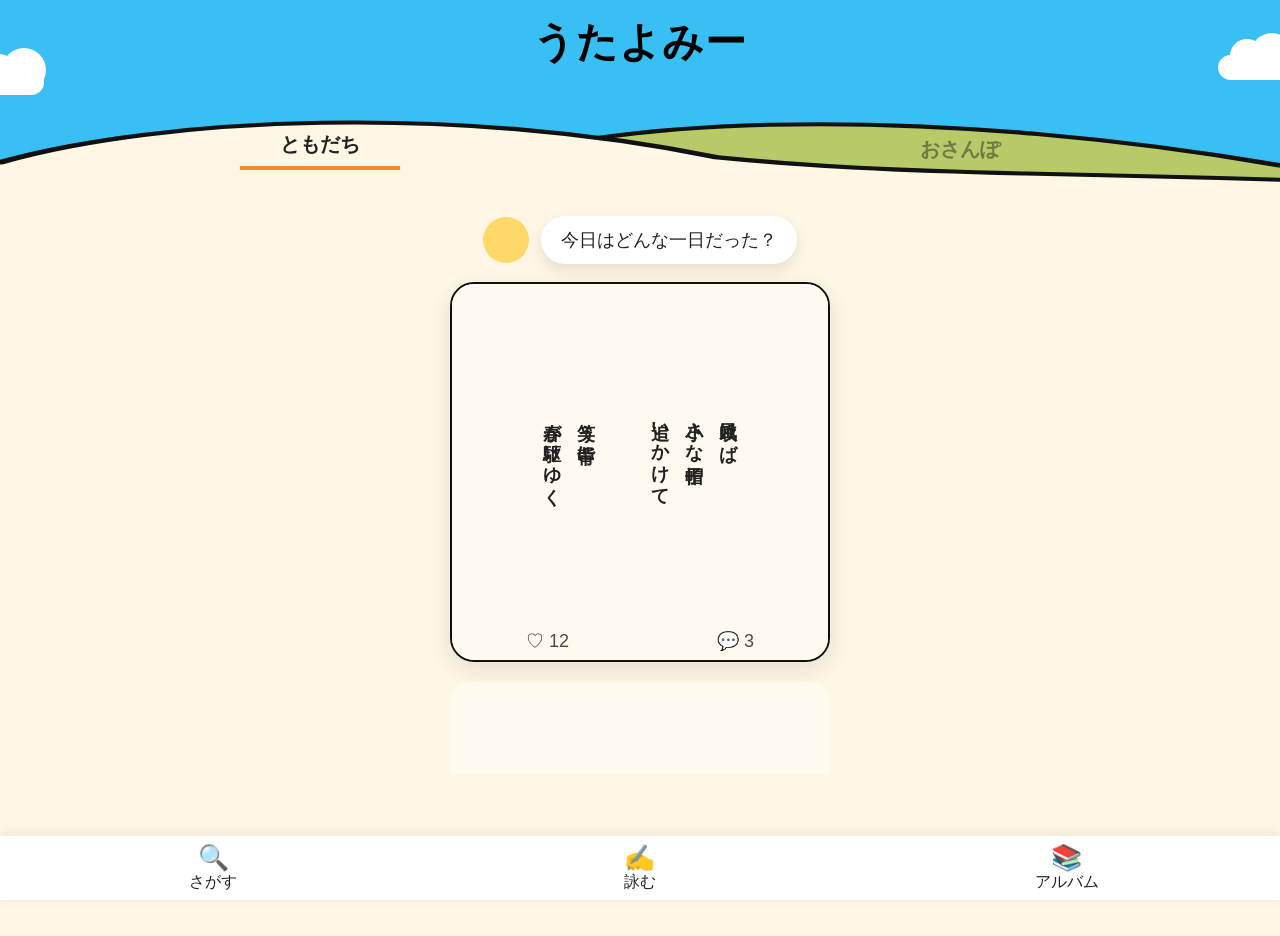
<file: index.html>
<!doctype html>
<html lang="ja">
<head>
  <meta charset="utf-8">
  <meta name="viewport" content="width=device-width,initial-scale=1,viewport-fit=cover">
  <meta name="theme-color" content="#38bff3">
  <meta name="apple-mobile-web-app-capable" content="yes">
  <meta name="apple-mobile-web-app-status-bar-style" content="default">
  <meta name="apple-mobile-web-app-title" content="うたよみー">
  <link rel="manifest" href="manifest.webmanifest">
  <title>うたよみー v1.8</title>
  <link rel="stylesheet" href="style.css">
</head>
<body>
<div class="app friend-mode">
  <header class="header">
    <div class="sky">
      <div class="cloud cloud-left"></div>
      <div class="cloud cloud-right"></div>
      <div class="logo">うたよみー</div>

      <img id="landscape" class="landscape" src="landscape-friend.svg" alt="">

      <div class="tabs">
        <button class="tab active" data-home="friend">ともだち</button>
        <button class="tab" data-home="walk">おさんぽ</button>
      </div>
    </div>
  </header>

  <main id="main" class="main">
    <section id="friend" class="panel">
      <div class="greet">
        <div class="miso"></div>
        <div class="bubble">今日はどんな一日だった？</div>
      </div>
      <article class="card">
        <div class="photo photo-spring"></div>
        <div class="tanka"><div class="tanka-line">風吹けば<br>小さな帽子<br>追いかけて</div><div class="tanka-line">笑う背中に<br>春が駆けゆく</div></div>
        <div class="info"><span>♡ 12</span><span>💬 3</span></div>
      </article>
      <div class="peek"></div>
    </section>

    <section id="walk" class="panel" hidden>
      <div class="greet">
        <div class="miso"></div>
        <div class="bubble">季節のうたを探しに行こう。</div>
      </div>
      <article class="card">
        <div class="photo photo-green"></div>
        <div class="tanka"><div class="tanka-line">雨あがり<br>空を映して<br>水たまり</div><div class="tanka-line">今日の一首を<br>連れて帰ろう</div></div>
        <div class="info"><span>♡ 8</span><span>💬 1</span></div>
      </article>
      <div class="peek"></div>
    </section>
  </main>

  <nav class="bottom-nav">
    <div><span class="icon">🔍</span>さがす</div>
    <div><span class="icon">✍️</span>詠む</div>
    <div><span class="icon">📚</span>アルバム</div>
  </nav>
</div>
<script src="app.js"></script>
</body>
</html>
</file>
<file: style.css>
:root{
  --sky:#38bff3;
  --home:#fff7e6;
  --mountain:#b7ca68;
  --accent:#f28c28;
  --ink:#111;
  --paper:#fffdf8;
}
*{box-sizing:border-box}
html{margin:0;min-height:100%;background:var(--sky)}
body{
  margin:0;
  min-height:100%;
  background:var(--sky);
  font-family:-apple-system,BlinkMacSystemFont,"Hiragino Sans","Yu Gothic",sans-serif;
  color:#222;
  overflow-x:hidden;
}
.app{min-height:100dvh;background:var(--home);padding-bottom:74px}
.header{
  position:sticky;
  top:0;
  z-index:10;
  background:var(--sky);
  padding-top:env(safe-area-inset-top);
}
.sky{
  height:198px;
  position:relative;
  overflow:hidden;
  background:var(--sky);
}
.logo{
  position:absolute;
  top:22px;
  left:50%;
  transform:translateX(-50%);
  font-size:41px;
  line-height:1;
  font-weight:900;
  letter-spacing:.02em;
  color:#000;
  white-space:nowrap;
  z-index:3;
}
.cloud,.cloud::before,.cloud::after{
  content:"";
  position:absolute;
  background:#fff;
  border-radius:999px;
}
.cloud{width:74px;height:25px;z-index:1}
.cloud::before{width:34px;height:34px;left:12px;top:-16px}
.cloud::after{width:44px;height:44px;left:32px;top:-22px}
.cloud-left{left:-30px;top:70px}
.cloud-right{right:-12px;top:55px}
.landscape{
  position:absolute;
  left:0;
  right:0;
  bottom:0;
  width:100%;
  height:112px;
  z-index:2;
  display:block;
}
.tabs{
  position:absolute;
  left:0;
  right:0;
  bottom:23px;
  display:grid;
  grid-template-columns:1fr 1fr;
  z-index:4;
  pointer-events:none;
}
.tab{
  border:0;
  background:transparent;
  font-size:20px;
  font-weight:800;
  color:#222;
  opacity:.48;
  padding:10px 0 8px;
  -webkit-tap-highlight-color:transparent;
  outline:none;
  transition:opacity .18s ease, transform .18s ease;
  pointer-events:auto;
}
.tab.active{opacity:1}
.tab.active::after{
  content:"";
  display:block;
  width:76%;
  max-width:160px;
  height:4px;
  margin:8px auto -3px;
  background:var(--accent);
}
.walk-mode .tab.active::after{background:#4a7d24}
.tab:active{transform:translateY(1px) scale(.985)}
.tab:focus,.tab:focus-visible{outline:none;box-shadow:none}
.main{
  background:var(--home);
  transition:background .18s ease;
  padding:18px 0 88px;
}
.main.walk{background:var(--mountain)}
.greet{display:flex;justify-content:center;align-items:center;gap:12px;margin:0 auto 18px}
.miso{width:46px;height:46px;border-radius:50%;background:#ffd86a;flex:0 0 auto}
.bubble{
  background:#fff;
  padding:12px 20px;
  border-radius:999px;
  font-size:18px;
  box-shadow:0 6px 14px rgba(0,0,0,.10);
  white-space:nowrap;
}
.card{
  width:min(76vw,360px);
  aspect-ratio:1/1;
  margin:0 auto 20px;
  background:var(--paper);
  border:2.5px solid var(--ink);
  border-radius:20px;
  overflow:hidden;
  box-shadow:0 4px 16px rgba(0,0,0,.06);
}
.photo{height:18%;filter:saturate(.9);opacity:.92}
.photo-spring{
  background:linear-gradient(rgba(255,255,255,.28),rgba(255,255,255,.12)),
  radial-gradient(circle at 32% 35%,rgba(255,255,255,.75) 0 7%,transparent 8%),
  radial-gradient(circle at 60% 40%,rgba(255,255,255,.55) 0 4%,transparent 5%),
  linear-gradient(135deg,#f7df7b,#d6eaa7 45%,#a6d98d);
}
.photo-green{
  background:linear-gradient(rgba(255,255,255,.30),rgba(255,255,255,.12)),
  radial-gradient(circle at 35% 38%,rgba(255,255,255,.6) 0 6%,transparent 7%),
  linear-gradient(135deg,#d9efc2,#9fd18a 55%,#7fbf69);
}
.tanka{
  height:66%;
  display:flex;
  align-items:center;
  justify-content:center;
  writing-mode:vertical-rl;
  text-orientation:upright;
  font-size:21px;
  line-height:2.15;
  font-weight:800;
  letter-spacing:.08em;
  padding:6px 0;
  background:linear-gradient(rgba(255,255,255,.65),rgba(255,255,255,.65)),
  radial-gradient(circle at 20% 10%,rgba(238,224,190,.22),transparent 30%);
}
.info{
  height:16%;
  display:flex;
  align-items:center;
  justify-content:space-around;
  font-size:17px;
  border-top:1px solid rgba(0,0,0,.14);
}
.peek{
  width:min(76vw,360px);
  height:92px;
  margin:0 auto;
  border-radius:20px 20px 0 0;
  background:rgba(255,255,255,.35);
}
.bottom-nav{
  position:fixed;
  left:0;
  right:0;
  bottom:0;
  z-index:20;
  background:#fff;
  display:grid;
  grid-template-columns:repeat(3,1fr);
  padding:7px 0 calc(8px + env(safe-area-inset-bottom));
  box-shadow:0 -2px 12px rgba(0,0,0,.08);
}
.bottom-nav div{text-align:center;font-size:16px;line-height:1.18}
.bottom-nav .icon{display:block;font-size:25px;margin-bottom:1px}
@media(max-width:390px){
  .sky{height:186px}
  .logo{font-size:38px;top:21px}
  .landscape{height:104px}
  .tabs{bottom:21px}
  .tab{font-size:19px}
  .bubble{font-size:17px;padding:11px 18px}
  .tanka{font-size:20px}
}

/* v1.4 短歌カード調整 */
.card{
  width:min(78vw,370px);
  background:#fffdf7;
  border:2.5px solid var(--ink);
  border-radius:22px;
  box-shadow:0 5px 14px rgba(0,0,0,.055);
}

.photo{
  height:18%;
  opacity:1;
  filter:none;
  position:relative;
  overflow:hidden;
}

.photo::after{
  content:"";
  position:absolute;
  inset:0;
  backdrop-filter:blur(8px);
  background:rgba(255,255,255,.22);
}

.photo-spring{
  background:
    radial-gradient(circle at 18% 45%,rgba(255,255,255,.8) 0 7%,transparent 8%),
    radial-gradient(circle at 62% 35%,rgba(255,255,255,.55) 0 5%,transparent 6%),
    linear-gradient(135deg,#f3ca5a 0%,#e8dd8f 34%,#b9dc83 70%,#7fc46e 100%);
}

.photo-green{
  background:
    radial-gradient(circle at 28% 42%,rgba(255,255,255,.68) 0 7%,transparent 8%),
    linear-gradient(135deg,#d6efb8 0%,#9acb73 58%,#6faf62 100%);
}

.tanka{
  height:66%;
  display:flex;
  align-items:center;
  justify-content:center;
  writing-mode:vertical-rl;
  text-orientation:upright;
  font-size:19px;
  line-height:2.35;
  font-weight:800;
  letter-spacing:.11em;
  padding:10px 0;
  background:
    linear-gradient(rgba(255,253,247,.86),rgba(255,253,247,.86)),
    radial-gradient(circle at 22% 12%,rgba(238,224,190,.26),transparent 30%),
    radial-gradient(circle at 82% 80%,rgba(255,225,164,.18),transparent 32%);
}

.info{
  height:16%;
  display:flex;
  align-items:center;
  justify-content:center;
  gap:48px;
  font-size:16px;
  color:#4a4a4a;
  border-top:1px solid rgba(0,0,0,.10);
  background:#fffaf0;
}

.peek{
  width:min(78vw,370px);
}

/* v1.5 短歌カード比率・中央配置修正 */
.card{
  width:min(78vw,370px);
  aspect-ratio:1/1;
  display:grid;
  grid-template-rows:1fr 8fr 1fr;
  background:#fffdf7;
}

.photo{
  height:auto !important;
  min-height:0;
}

.tanka{
  height:auto !important;
  min-height:0;
  display:grid !important;
  place-items:center !important;
  writing-mode:vertical-rl;
  text-orientation:upright;
  font-size:17px !important;
  line-height:2.45 !important;
  letter-spacing:.10em !important;
  font-weight:800;
  padding:0 !important;
  text-align:center;
}

.info{
  height:auto !important;
  min-height:0;
  display:flex !important;
  align-items:center !important;
  justify-content:center !important;
  gap:44px;
  font-size:15px !important;
}

/* v1.7 短歌カードのみ修正：写真なし・2列縦書き */
.card{
  width:min(82vw,380px);
  aspect-ratio:1/1;
  display:grid !important;
  grid-template-rows:9fr 1fr !important;
  background:#fffaf0;
  border:none !important;
  border-radius:24px;
  overflow:hidden;
  box-shadow:0 8px 24px rgba(0,0,0,.10);
}

.photo{
  display:none !important;
}

.tanka{
  height:auto !important;
  min-height:0;
  display:flex !important;
  flex-direction:row-reverse;
  justify-content:center !important;
  align-items:center !important;
  gap:2.4em;
  writing-mode:horizontal-tb !important;
  text-orientation:mixed;
  font-size:20px !important;
  line-height:2.05 !important;
  font-weight:500 !important;
  letter-spacing:.06em !important;
  padding:0 !important;
  background:
    linear-gradient(rgba(255,250,240,.94),rgba(255,250,240,.94)),
    radial-gradient(circle at 22% 16%,rgba(238,224,190,.18),transparent 30%),
    radial-gradient(circle at 76% 84%,rgba(255,225,164,.13),transparent 30%);
}

.tanka-line{
  writing-mode:vertical-rl;
  text-orientation:upright;
  white-space:pre-wrap;
}

.info{
  height:auto !important;
  min-height:0;
  display:flex !important;
  align-items:center !important;
  justify-content:space-around !important;
  gap:0 !important;
  font-size:18px !important;
  color:#4a4a4a;
  border-top:none !important;
  background:
    linear-gradient(rgba(255,250,240,.94),rgba(255,250,240,.94)),
    radial-gradient(circle at 76% 84%,rgba(255,225,164,.13),transparent 30%) !important;
}

.peek{
  width:min(82vw,380px);
}

/* v1.8 短歌カード修正：縦書き2列・写真なし・情報線なし */
.card{
  width:min(82vw,380px) !important;
  aspect-ratio:1/1 !important;
  display:grid !important;
  grid-template-rows:9fr 1fr !important;
  background:#fffaf0 !important;
  border:2.5px solid var(--ink) !important;
  border-radius:24px !important;
  overflow:hidden !important;
  box-shadow:0 8px 24px rgba(0,0,0,.10) !important;
}

.photo{
  display:none !important;
}

.tanka{
  height:auto !important;
  min-height:0 !important;
  display:flex !important;
  flex-direction:row-reverse !important;
  justify-content:center !important;
  align-items:center !important;
  gap:2.2em !important;
  writing-mode:horizontal-tb !important;
  text-orientation:mixed !important;
  font-size:18px !important;
  line-height:1.9 !important;
  font-weight:600 !important;
  letter-spacing:.04em !important;
  padding:0 !important;
  background:#fffaf0 !important;
  text-align:left !important;
}

.tanka-line{
  writing-mode:vertical-rl !important;
  text-orientation:upright !important;
  white-space:nowrap !important;
  display:block !important;
  line-height:1.9 !important;
}

.tanka-line br{
  display:block !important;
}

.info{
  height:auto !important;
  min-height:0 !important;
  display:flex !important;
  align-items:center !important;
  justify-content:space-around !important;
  gap:0 !important;
  font-size:18px !important;
  color:#4a4a4a !important;
  border-top:none !important;
  background:#fffaf0 !important;
}

.peek{
  width:min(82vw,380px) !important;
}
</file>
